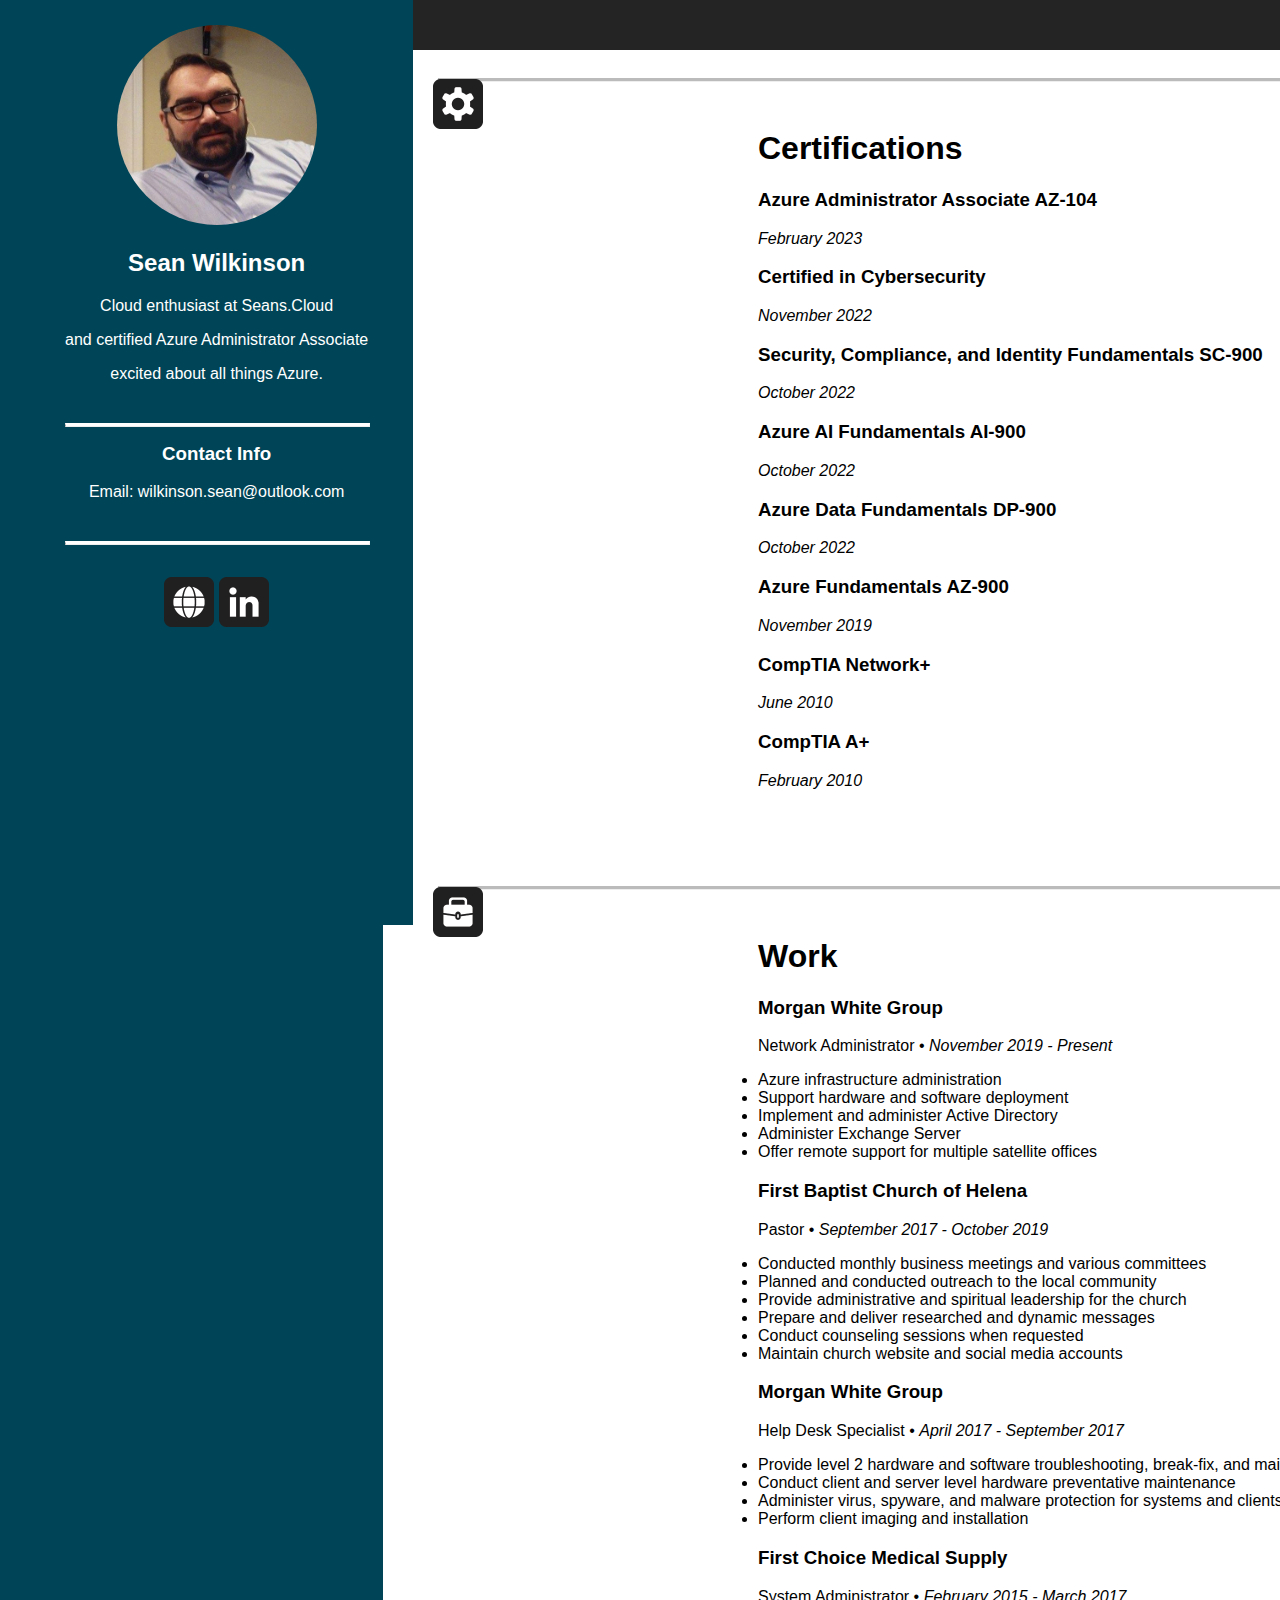
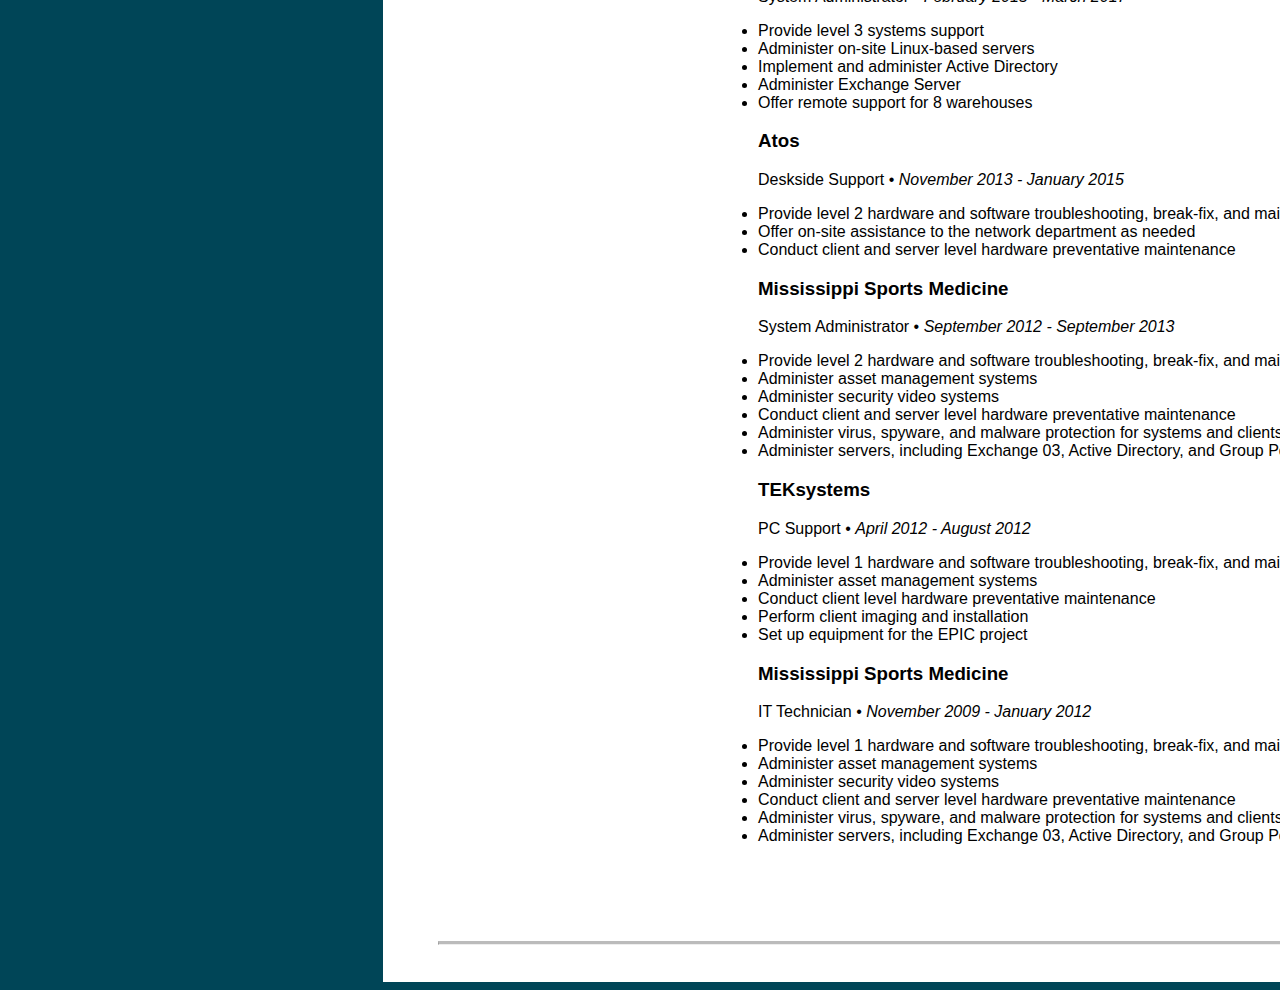
<file: index.html>
<!DOCTYPE html>
<html>
   <meta charset="UTF-8" lang=""en><div class="row education">
   <link rel="stylesheet" href="css\layout.css"
   <head>
      <title>Sean's Resume</title>
   </head>
   <body>
      <div>
         <header class="header"></header>
      </div>
    
      <div class="personal">
         <img class="profilepic" src="images\me.png">
         <h2>Sean Wilkinson</h2>
         <div class="about">
            <p>Cloud enthusiast at Seans.Cloud</p>
            <p>and certified Azure Administrator Associate</p>
            <p>excited about all things Azure.</p>
         </div>
         <hr class="solid2">
         <h3>Contact Info</h3>
         <p>Email: wilkinson.sean@outlook.com</p>
         <hr class="solid2">
         <div class="webicons">
            <a href="http://seans.cloud/"><img class="webicon1" src="images\website.png"></a>
            <a href="https://www.linkedin.com/in/seanwwilkinson/"><img class="webicon2" src="images\linkedin.png"></a>
         </div>
      </div>
      <hr class="solid">
      <div class="wrapper">
       <div class="wrapper2">
         <! Education and Certifications >
         <div class="cert">
            <img class="skillsicon" src="images\skills.png">
         </div-->
         <section class="education">
         <div class="three columns header-col">
            <h1><span>Certifications</span></h1>
         </div>

         <div class="nine columns main-col">

            <div class="row item">

               <div class="twelve columns">

                  <h3>Azure Administrator Associate AZ-104</h3>
                  <p class="info"><em class="date">February 2023</em></p>

               </div>

            </div> <!-- item end -->

            <div class="row item">

               <div class="twelve columns">

                  <h3>Certified in Cybersecurity</h3>
                  <p class="info"><em class="date">November 2022</em></p>

               </div>
            
            </div> <!-- item end -->

            <div class="row item">

               <div class="twelve columns">

                  <h3>Security, Compliance, and Identity Fundamentals SC-900</h3>
                  <p class="info"><em class="date">October 2022</em></p>

               </div>

            </div> <!-- item end -->

            <div class="row item">

               <div class="twelve columns">

                  <h3>Azure AI Fundamentals AI-900</h3>
                  <p class="info"><em class="date">October 2022</em></p>

               </div>
            
            </div> <!-- item end -->

            <div class="row item">

               <div class="twelve columns">

                  <h3>Azure Data Fundamentals DP-900</h3>
                  <p class="info"><em class="date">October 2022</em></p>

               </div>
            
            </div> <!-- item end -->

            <div class="row item">

               <div class="twelve columns">

                  <h3>Azure Fundamentals AZ-900</h3>
                  <p class="info"><em class="date">November 2019</em></p>

               </div>
            
            </div> <!-- item end -->

            <div class="row item">

               <div class="twelve columns">

                  <h3>CompTIA Network+</h3>
                  <p class="info"><em class="date">June 2010</em></p>

               </div>
            
            </div> <!-- item end -->

            <div class="row item">

               <div class="twelve columns">

                  <h3>CompTIA A+</h3>
                  <p class="info"><em class="date">February 2010</em></p>

               </div>
            </div> <!-- item end -->

            </div> <!-- main-col end -->

            </div> <!-- End Education -->
         </section>
       </div>
         <hr class="solid">
         <! Work History >
         <div>
            <img class="workicon" src="images\experience.png">
         </div>
         <section> 
            <div class="work">

               <div class="three columns header-col">
                  <h1><span>Work</span></h1>
               </div>

               <div class="nine columns main-col">

                  <div class="row item">

                     <div class="twelve columns">

                        <h3>Morgan White Group</h3>
                        <p class="info">Network Administrator <span>&bull;</span> <em class="date">November 2019 - Present</em></p>

                        <p>
                           <li>Azure infrastructure administration</li>
                           <li>Support hardware and software deployment</li>
                           <li>Implement and administer Active Directory</li>
                           <li>Administer Exchange Server</li>
                           <li>Offer remote support for multiple satellite offices</li>
                        </p>

                     </div>

                  </div> <!-- item end -->

                  <div class="row item">

                     <div class="twelve columns">

                        <h3>First Baptist Church of Helena</h3>
                        <p class="info">Pastor <span>&bull;</span> <em class="date">September 2017 - October 2019</em></p>

                        <p>
                           <li>Conducted monthly business meetings and various committees</li>
                           <li>Planned and conducted outreach to the local community</li>
                           <li>Provide administrative and spiritual leadership for the church</li>
                           <li>Prepare and deliver researched and dynamic messages</li>
                           <li>Conduct counseling sessions when requested</li>
                           <li>Maintain church website and social media accounts</li>
                        </p>

                     </div>

                  </div> <!-- item end -->

                  <div class="row item">

                     <div class="twelve columns">

                        <h3>Morgan White Group</h3>
                        <p class="info">Help Desk Specialist <span>&bull;</span> <em class="date">April 2017 - September 2017</em></p>

                        <p>
                           <li>Provide level 2 hardware and software troubleshooting, break-fix, and maintenance services</li>
                           <li>Conduct client and server level hardware preventative maintenance</li>
                           <li>Administer virus, spyware, and malware protection for systems and clients</li>
                           <li>Perform client imaging and installation</li>                                    
                        </p>

                     </div>

                  </div> <!-- item end -->

                  <div class="row item">

                     <div class="twelve columns">

                        <h3>First Choice Medical Supply</h3>
                        <p class="info">System Administrator <span>&bull;</span> <em class="date">February 2015 - March 2017</em></p>

                        <p>
                           <li>Provide level 3 systems support</li>
                           <li>Administer on-site Linux-based servers</li>
                           <li>Implement and administer Active Directory</li>
                           <li>Administer Exchange Server</li>
                           <li>Offer remote support for 8 warehouses</li>
                        </p>

                     </div>

                  </div> <!-- item end -->

                  <div class="row item">

                     <div class="twelve columns">

                        <h3>Atos</h3>
                        <p class="info">Deskside Support <span>&bull;</span> <em class="date">November 2013 - January 2015</em></p>

                        <p>
                           <li>Provide level 2 hardware and software troubleshooting, break-fix, and maintenance services</li>
                           <li>Offer on-site assistance to the network department as needed</li>
                           <li>Conduct client and server level hardware preventative maintenance</li>
                        </p>

                     </div>
            
                  </div> <!-- item end -->

                  <div class="row item">

                     <div class="twelve columns">

                        <h3>Mississippi Sports Medicine</h3>
                        <p class="info">System Administrator <span>&bull;</span> <em class="date">September 2012 - September 2013</em></p>

                        <p>
                           <li>Provide level 2 hardware and software troubleshooting, break-fix, and maintenance services</li>
                           <li>Administer asset management systems</li>
                           <li>Administer security video systems</li>
                           <li>Conduct client and server level hardware preventative maintenance</li>
                           <li>Administer virus, spyware, and malware protection for systems and clients</li>
                           <li>Administer servers, including Exchange 03, Active Directory, and Group Policy Management</li>
                        </p>

                     </div>

                  </div> <!-- item end -->

                  <div class="row item">

                     <div class="twelve columns">

                        <h3>TEKsystems</h3>
                        <p class="info">PC Support <span>&bull;</span> <em class="date">April 2012 - August 2012</em></p>

                        <p>
                           <li>Provide level 1 hardware and software troubleshooting, break-fix, and maintenance services</li>
                           <li>Administer asset management systems</li>
                           <li>Conduct client level hardware preventative maintenance</li>
                           <li>Perform client imaging and installation</li>
                           <li>Set up equipment for the EPIC project</li>
                        </p>

                     </div>

                  </div> <!-- item end -->

                  <div class="row item">

                     <div class="twelve columns">

                        <h3>Mississippi Sports Medicine</h3>
                        <p class="info">IT Technician <span>&bull;</span> <em class="date">November 2009 - January 2012</em></p>

                        <p>
                           <li>Provide level 1 hardware and software troubleshooting, break-fix, and maintenance services</li>
                           <li>Administer asset management systems</li>
                           <li>Administer security video systems</li>
                           <li>Conduct client and server level hardware preventative maintenance</li>
                           <li>Administer virus, spyware, and malware protection for systems and clients</li>
                           <li>Administer servers, including Exchange 03, Active Directory, and Group Policy Management</li>
                        </p>

                     </div>

                  </div> <!-- item end -->

               </div> <!-- main-col end -->

            </div> <!-- End Work -->
         
         </section>
         <hr class="solid">
      </div>
   </body>   
</html>
</file>
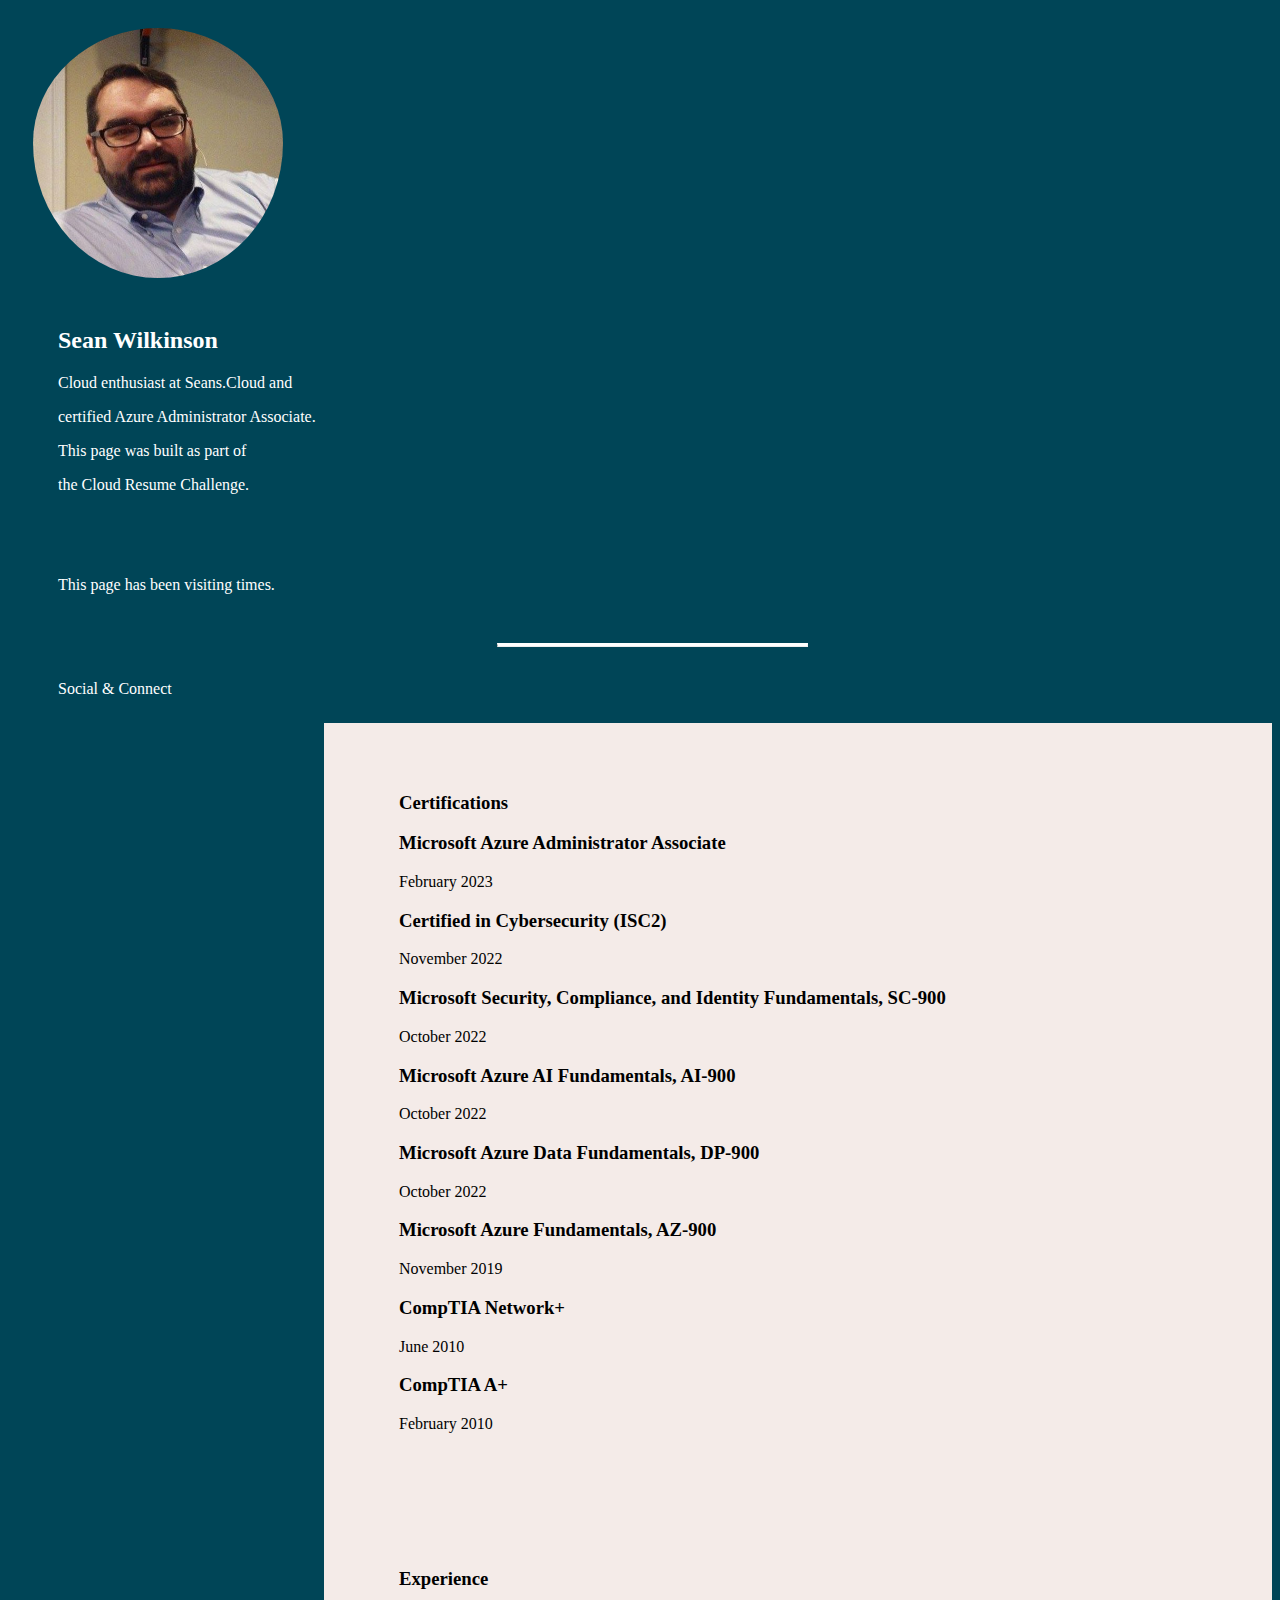
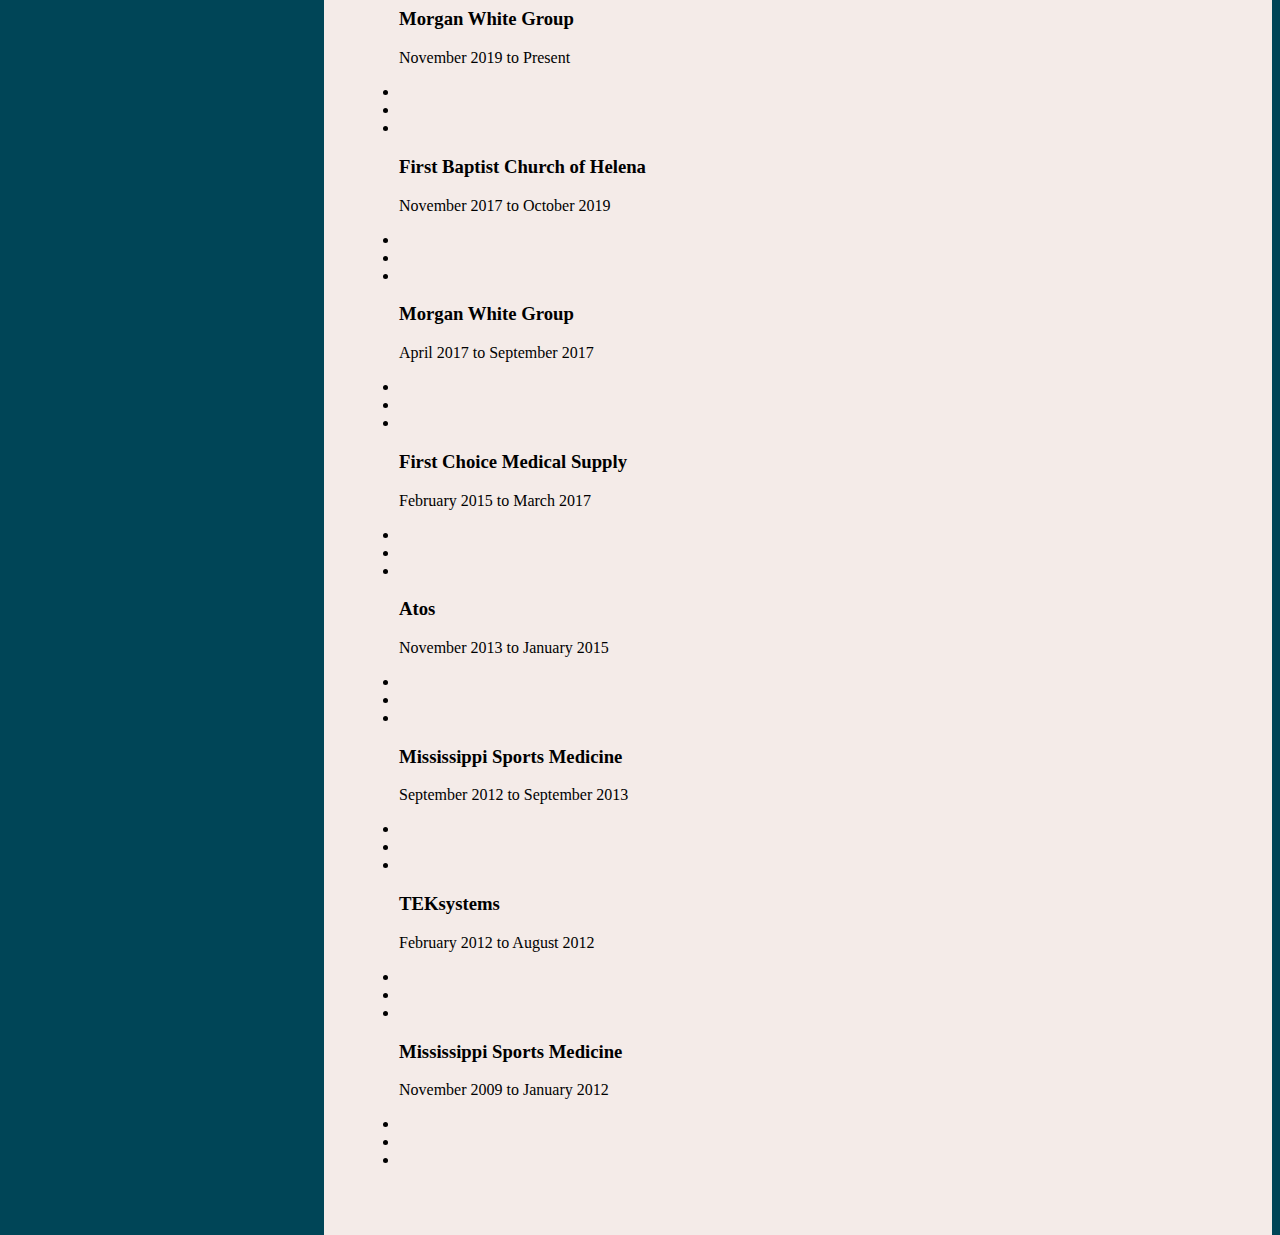
<file: ResumeV2.html>
<!DOCTYPE html>
<html>
    <meta charset="UTF-8" lang="en">
    <link rel="stylesheet" href="css/layoutV2.css">
    <div class="container"
        <section class="left">
            <div class="colorleft">
                <img class="profileimage" src="images\me.png">
                <div class="about">
                    <h2>Sean Wilkinson</h2>
                    <p>Cloud enthusiast at Seans.Cloud and</p>
                    <p>certified Azure Administrator Associate.</p>
                    <p>This page was built as part of</p>
                    <p>the Cloud Resume Challenge.</p>
                </div>
                <div class="counter">
                    <p>This page has been visiting times.</p>
                </div>
                <hr class="solid">
                <div class="social">
                    <a>Social & Connect</a>
                </div>
            </div>
        </section>
        <section  class="right">
            <div class="colorright">
                <div class="skills"><h3>Certifications</h3>
                    <h3>Microsoft Azure Administrator Associate</h3>
                    <p>February 2023</p>
                    <h3>Certified in Cybersecurity (ISC2)</h3>
                    <p>November 2022</p>
                    <h3>Microsoft Security, Compliance, and Identity Fundamentals, SC-900</h3>
                    <p>October 2022</p>
                    <h3>Microsoft Azure AI Fundamentals, AI-900</h3>
                    <p>October 2022</p>
                    <h3>Microsoft Azure Data Fundamentals, DP-900</h3>
                    <p>October 2022</p>
                    <h3>Microsoft Azure Fundamentals, AZ-900</h3>
                    <p>November 2019</p>
                    <h3>CompTIA Network+</h3>
                    <p>June 2010</p>
                    <h3>CompTIA A+</h3>
                    <p>February 2010</p>
                </div>
                <div class="work"><h3>Experience</h3>
                    <h3>Morgan White Group</h3>
                    <p>November 2019 to Present</p>
                    <p>
                        <li></li>
                        <li></li>
                        <li></li>
                    </p>
                    <h3>First Baptist Church of Helena</h3>
                    <p>November 2017 to October 2019</p>
                    <p>
                        <li></li>
                        <li></li>
                        <li></li>
                    </p>
                    <h3>Morgan White Group</h3>
                    <p>April 2017 to September 2017</p>
                    <p>
                        <li></li>
                        <li></li>
                        <li></li>
                    </p>
                    <h3>First Choice Medical Supply</h3>
                    <p>February 2015 to March 2017</p>
                    <p>
                        <li></li>
                        <li></li>
                        <li></li>
                    </p>
                    <h3>Atos</h3>
                    <p>November 2013 to January 2015</p>
                    <p>
                        <li></li>
                        <li></li>
                        <li></li>
                    </p>
                    <h3>Mississippi Sports Medicine</h3>
                    <p>September 2012 to September 2013</p>
                    <p>
                        <li></li>
                        <li></li>
                        <li></li>
                    </p>
                    <h3>TEKsystems</h3>
                    <p>February 2012 to August 2012</p>
                    <p>
                        <li></li>
                        <li></li>
                        <li></li>
                    </p>
                    <h3>Mississippi Sports Medicine</h3>
                    <p>November 2009 to January 2012</p>
                    <p>
                        <li></li>
                        <li></li>
                        <li></li>
                    </p>
                </div>
            </div>
        </section>
    </div>
</html>
</file>
<file: css/layoutV2.css>
html, .colorleft {
    background-color: #004557;
}
section {
    font-family: "Calibri";
}
.profileimage {
    width: 250px;
    height: 250px;
    border-radius: 50%;
    padding-top: 20px;
}
.container {
    display: block;
}
hr.solid {
    border-top: 3px solid #ffffff;
    width: 25%
}
.right {
    float: right;
    width: 75%;
    margin: auto;
}
.left {
    float: left; 
    width: 25%;
    margin: auto;
}
.colorright {
    background-color: #F4EBE8;
}
.colorleft, .colorright {
    padding-left: 25px;
}
.about, .counter, .social {
    color: #ffffff;
    padding: 25px;
    text-align: left;
}
.skills, .work {
    padding: 50px;
}
</file>
